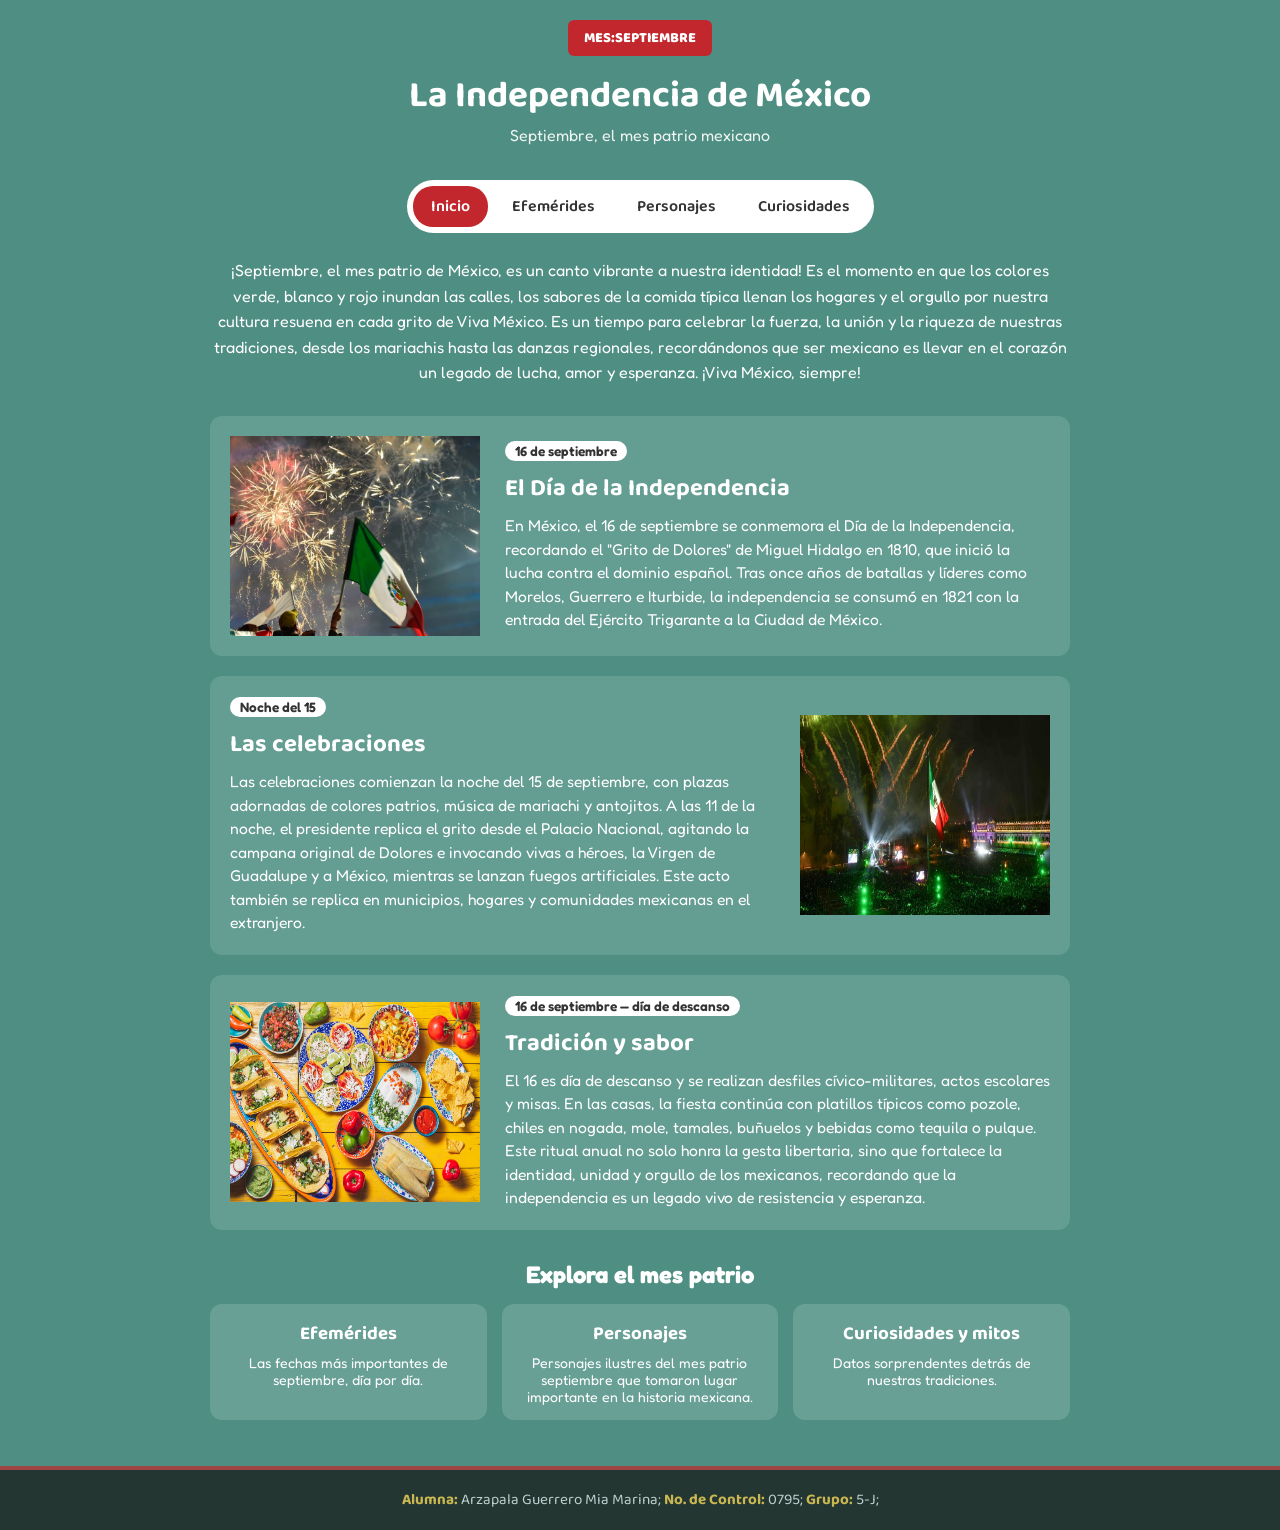
<file: index.html>
<!DOCTYPE html>
<!-- DEFINE EL DOCUMENTO COMO HTML-->
<html lang="es">
  <!-- DEFINE EL idioma principal (español)-->
<head>
  <!-- DEFINE EL encabezado-->
  <meta charset="UTF-8">
  <!-- DEFINE los caracteres-->
  <meta name="viewport" content="width=device-width, initial-scale=1.0">
  <!-- configura la escala de visualizacion de cada dispositivo-->
  <title>El Mes Patrio | Inicio</title>
  <!-- define titulo que se muestra en la pestaña-->
  <link rel="stylesheet" href="styles.css">
  <!-- conecta el css externo para el diseño-->
</head>
  <!-- termina el encabezado-->
<body class="tema-inicio">
  <!-- inicia el contenido con el estilo de css(tema-inicio)-->
  <header class="encabezado">
    <!-- inicia el encabezado con el estilo del css (encabezado)-->
    <div class="cinta-mes">MES:<span>SEPTIEMBRE</span></div>
    <!-- INICIA un estilo y agrupa una decoracion que resalta la palabra SEPTIEMBRE -->
    <h1>La Independencia de México</h1>
    <!-- titulo-->
    <p class="subtitulo">Septiembre, el mes patrio mexicano</p>
    <!-- con el estilo de css (subtitulo) resalta la oracion-->
  </header>
<!-- cierra el encabezado-->
  <nav class="menu-principal">
    <!-- Define el area de los enlaces de la barra de navegacion-->
    <div class="menu-pill">
      <!-- contenedor estilizado de forma de pastilla-->
      <a href="index.html" class="activo">Inicio</a>
      <a href="efemerides.html">Efemérides</a>
      <a href="personajes.html">Personajes</a>
      <a href="curiosidades.html">Curiosidades</a>
    </div>
    <!-- cierra contenedor-->
  </nav>
<!-- cierra barra de navegacion-->
  <main>
    <!-- marca el bloque central del contenido-->
    <section class="hero">
      <!-- efecto de impacto visual-->
      <div class="bandera-franjas">
        <!-- agrupa diseño del css-->
        <span class="franja-verde"></span><span class="franja-blanca"></span><span class="franja-roja"></span>
        <!-- inicia cadda franja de un colorr-->
      </div>
      <p>
        <!-- inicia parrafo-->
        ¡Septiembre, el mes patrio de México, es un canto vibrante a nuestra identidad! Es el momento en que
        los colores verde, blanco y rojo inundan las calles, los sabores de la comida típica llenan los hogares
        y el orgullo por nuestra cultura resuena en cada grito de Viva México. Es un tiempo para celebrar la
        fuerza, la unión y la riqueza de nuestras tradiciones, desde los mariachis hasta las danzas regionales,
        recordándonos que ser mexicano es llevar en el corazón un legado de lucha, amor y esperanza.
        ¡Viva México, siempre!
      </p>
      <div class="papel-picado">
        <!-- agrupa-->
        <span></span><span></span><span></span><span></span><span></span><span></span><span></span><span></span>
        <!-- etiwuetas vacias para generar ese efecto visual-->
      </div>
    </section>
    <!-- cierra el hero-->
<!-- inicia un elemento decorativo del css llamado (bloque)-->
    <section class="bloque">
      <img src="img/independencia.png" width="250" height="200">
      <!-- coloca la imagen de la carpeta en ciertas medidas-->
      <div class="bloque-texto">
        <!-- agrupa el texto al primer bloque-->
        <span class="fecha-etiqueta">16 de septiembre</span>
        <!-- inicia un elemento decorativo css para la fecha del bloque-->
        <h2>El Día de la Independencia</h2>
        <!-- titulo-->
        <p>
          En México, el 16 de septiembre se conmemora el Día de la Independencia, recordando el
          "Grito de Dolores" de Miguel Hidalgo en 1810, que inició la lucha contra el dominio español.
          Tras once años de batallas y líderes como Morelos, Guerrero e Iturbide, la independencia se
          consumó en 1821 con la entrada del Ejército Trigarante a la Ciudad de México.
        </p>
      </div>
    </section>
<!-- se cierra el primer bloque-->
    <section class="bloque invertido">
      <!-- se inicia el css de bloque invertido-->
      <img src="img/noche15.png" width="250" height="200">
      <!-- pone una imagen de ciertas medidas-->
      <div class="bloque-texto">
        <!-- agrupa el texto al bloque-->
        <span class="fecha-etiqueta">Noche del 15</span>
        <!-- inicia el css de fecha para escribir la fecha-->
        <h2>Las celebraciones</h2>
        <!-- titulo-->
        <p>
          Las celebraciones comienzan la noche del 15 de septiembre, con plazas adornadas de colores
          patrios, música de mariachi y antojitos. A las 11 de la noche, el presidente replica el grito
          desde el Palacio Nacional, agitando la campana original de Dolores e invocando vivas a héroes,
          la Virgen de Guadalupe y a México, mientras se lanzan fuegos artificiales. Este acto también
          se replica en municipios, hogares y comunidades mexicanas en el extranjero.
        </p>
      </div>
    </section>
    <!-- se cierra el segundo bloque-->

    <section class="bloque">
      <!-- inicia el css de bloque-->
      <img src="img/comida.png" width="250" height="200">
      <!-- pone una imagen a ciertas medidas-->
      <div class="bloque-texto">
        <!-- agrupa el texto al bloque-->
        <span class="fecha-etiqueta">16 de septiembre — día de descanso</span>
        <!-- inicia un elemento visual css para escribir ese texto-->
        <h2>Tradición y sabor</h2>
        <!-- titulo-->
        <p>
          El 16 es día de descanso y se realizan desfiles cívico-militares, actos escolares y misas.
          En las casas, la fiesta continúa con platillos típicos como pozole, chiles en nogada, mole,
          tamales, buñuelos y bebidas como tequila o pulque. Este ritual anual no solo honra la gesta
          libertaria, sino que fortalece la identidad, unidad y orgullo de los mexicanos, recordando
          que la independencia es un legado vivo de resistencia y esperanza.
        </p>
      </div>
    </section>
    <!-- cierra el bloque 3-->
    <section>
      <div class="titulo-seccion">
        <!-- agrupa el titulo css-->
        <h2>Explora el mes patrio</h2>
        <!-- titulo-->
      </div>
      <div class="tarjetas-mini">
        <!-- agrupa las tarjetas del css (ordena)-->
        <div class="tarjeta-mini">
          <!-- que la primera tarjeta sea correspondiente al primer tema efemerides-->
          <h3>Efemérides</h3>
          <p>Las fechas más importantes de septiembre, día por día.</p>
        </div>
        <div class="tarjeta-mini">
          <!-- agrupa el texto a la tarjeta-->
          <h3>Personajes</h3>
          <p>Personajes ilustres del mes patrio septiembre que tomaron lugar importante en la historia mexicana.</p>
        </div>
        <div class="tarjeta-mini">
          <!-- agrupa el texto a la tarjeta-->
          <h3>Curiosidades y mitos</h3>
          <p>Datos sorprendentes detrás de nuestras tradiciones.</p>
        </div>
      </div>
    </section>
  </main>
<!-- cierra la seccion principal-->
  <footer class="pie-pagina">
    <!-- inicia el pie de pagina con el elemento decorativo css-->
    <div class="datos-alumno">
      <!-- agrupa (ordena) los elementos escritos-->
      <strong>Alumna:</strong> Arzapala Guerrero Mia Marina;
      <!-- strong resalta (en negrita)-->
      <strong>No. de Control:</strong> 0795;
      <strong>Grupo:</strong> 5-J;
    </div>
  </footer>
  <!-- cierra el pie de pagina-->
</body>
  <!-- cierra el body-->
</html>
<!-- cierra htmnl-->
</file>
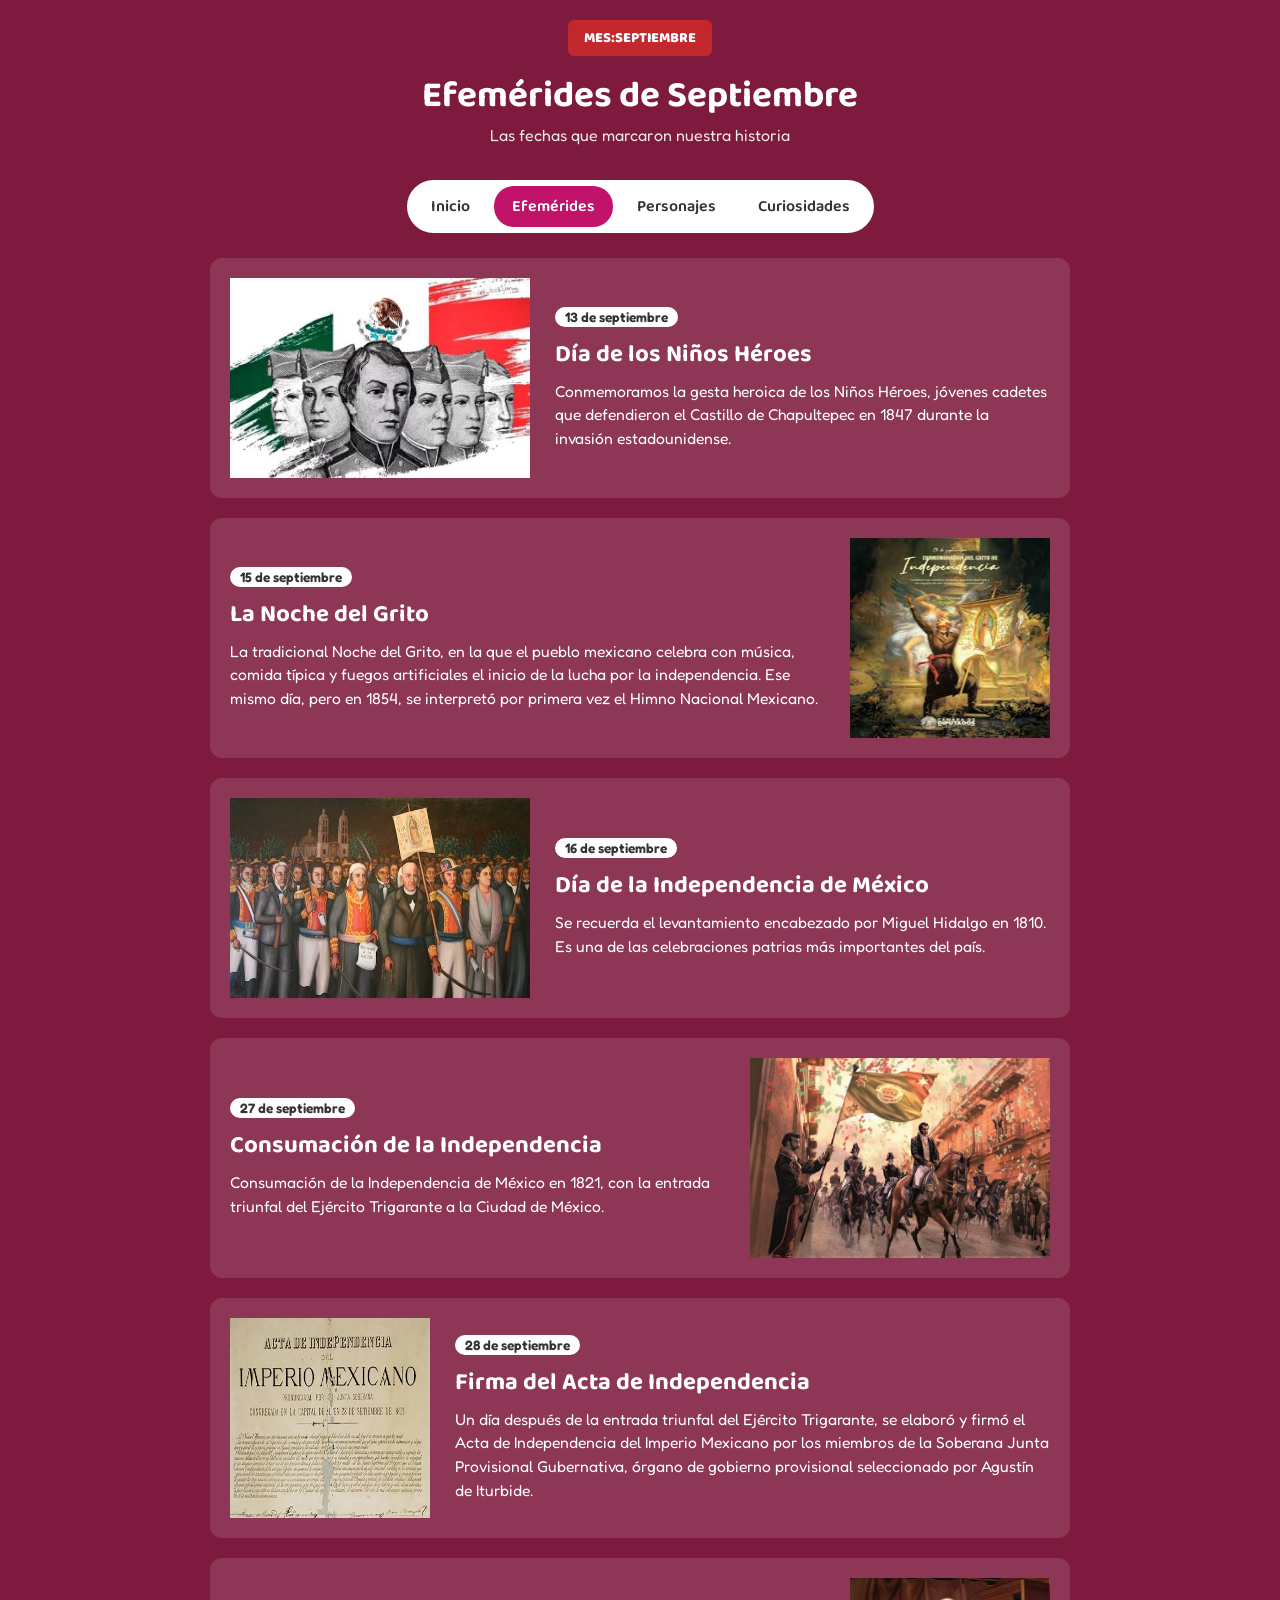
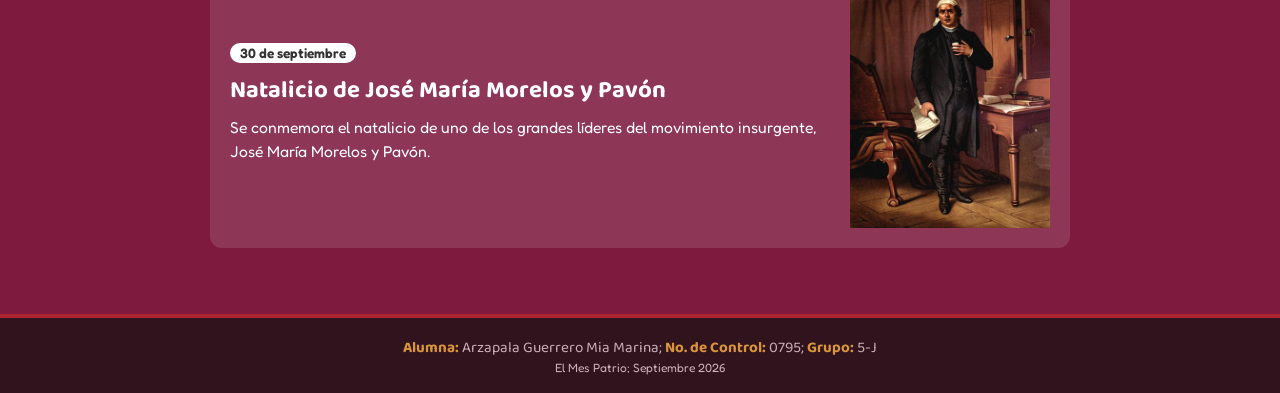
<file: efemerides.html>
<!DOCTYPE html>
<html lang="es">
<head>
  <meta charset="UTF-8">
  <meta name="viewport" content="width=device-width, initial-scale=1.0">
  <title>El Mes Patrio | Efemérides</title>
  <link rel="stylesheet" href="styles.css">
</head>
<body class="tema-efemerides">

  <header class="encabezado">
    <div class="cinta-mes">MES:<span>SEPTIEMBRE</span></div>
    <h1>Efemérides de Septiembre</h1>
    <p class="subtitulo">Las fechas que marcaron nuestra historia</p>
  </header>

  <nav class="menu-principal">
    <div class="menu-pill">
      <a href="index.html">Inicio</a>
      <a href="efemerides.html" class="activo">Efemérides</a>
      <a href="personajes.html">Personajes</a>
      <a href="curiosidades.html">Curiosidades</a>
    </div>
  </nav>

  <main>
    <section class="bloque">
      <img src="img/13sep.png" width="300" height="200">
      <div class="bloque-texto">
        <span class="fecha-etiqueta">13 de septiembre</span>
        <h2>Día de los Niños Héroes</h2>
        <p>
          Conmemoramos la gesta heroica de los Niños Héroes, jóvenes cadetes que defendieron el
          Castillo de Chapultepec en 1847 durante la invasión estadounidense.
        </p>
      </div>
    </section>

    <section class="bloque invertido">
      <img src="img/15sep.png" width="200" height="200">
      <div class="bloque-texto">
        <span class="fecha-etiqueta">15 de septiembre</span>
        <h2>La Noche del Grito</h2>
        <p>
          La tradicional Noche del Grito, en la que el pueblo mexicano celebra con música, comida
          típica y fuegos artificiales el inicio de la lucha por la independencia. Ese mismo día,
          pero en 1854, se interpretó por primera vez el Himno Nacional Mexicano.
        </p>
      </div>
    </section>

    <section class="bloque">
      <img src="img/16sep.png" width="300" height="200">
      <div class="bloque-texto">
        <span class="fecha-etiqueta">16 de septiembre</span>
        <h2>Día de la Independencia de México</h2>
        <p>
          Se recuerda el levantamiento encabezado por Miguel Hidalgo en 1810. Es una de las
          celebraciones patrias más importantes del país.
        </p>
      </div>
    </section>

    <section class="bloque invertido">
      <img src="img/27sep.png" width="300" height="200">
      <div class="bloque-texto">
        <span class="fecha-etiqueta">27 de septiembre</span>
        <h2>Consumación de la Independencia</h2>
        <p>
          Consumación de la Independencia de México en 1821, con la entrada triunfal del Ejército
          Trigarante a la Ciudad de México.
        </p>
      </div>
    </section>

    <section class="bloque">
      <img src="img/28sep2.png" width="200" height="200">
      <div class="bloque-texto">
        <span class="fecha-etiqueta">28 de septiembre</span>
        <h2>Firma del Acta de Independencia</h2>
        <p>
          Un día después de la entrada triunfal del Ejército Trigarante, se elaboró y firmó el Acta
          de Independencia del Imperio Mexicano por los miembros de la Soberana Junta Provisional
          Gubernativa, órgano de gobierno provisional seleccionado por Agustín de Iturbide.
        </p>
      </div>
    </section>

    <section class="bloque invertido">
      <img src="img/30sep.png" width="200" height="250">
      <div class="bloque-texto">
        <span class="fecha-etiqueta">30 de septiembre</span>
        <h2>Natalicio de José María Morelos y Pavón</h2>
        <p>
          Se conmemora el natalicio de uno de los grandes líderes del movimiento insurgente,
          José María Morelos y Pavón.
        </p>
      </div>
    </section>
  </main>

  <footer class="pie-pagina">
    <div class="datos-alumno">
      <strong>Alumna:</strong> Arzapala Guerrero Mia Marina;
      <strong>No. de Control:</strong> 0795;
      <strong>Grupo:</strong> 5-J
    </div>
    <div class="creditos">El Mes Patrio; Septiembre 2026</div>
  </footer>

</body>
</html>
</file>
<file: styles.css>
@import url('https://fonts.googleapis.com/css2?family=Fredoka:wght@400;600&family=Baloo+2:wght@600;800&display=swap');

* {
  margin: 0;
  padding: 0;
  box-sizing: border-box;
}

body {
  font-family: 'Fredoka', sans-serif;
  color: #ffffff;
  background-color: #4f8f83;
  min-height: 100vh;
}

/* ---------- Temas de fondo ---------- */
body.tema-inicio      { background-color: #4f8f83; }
body.tema-efemerides  { background-color: #7d1a3d; }
body.tema-personajes  { background-color: #d9822b; }
body.tema-curiosidades { background-color: #22c98f; color: #1a1a1a; }

/* ---------- Encabezado ---------- */
header.encabezado {
  padding: 20px;
  text-align: center;
}

.cinta-mes {
  display: inline-block;
  background: #c1272d;
  color: #fff;
  font-family: 'Baloo 2', sans-serif;
  font-weight: 800;
  padding: 6px 16px;
  border-radius: 6px;
  margin-bottom: 10px;
  font-size: 0.9rem;
}

header.encabezado h1 {
  font-family: 'Baloo 2', sans-serif;
  font-size: 2.3rem;
}

header.encabezado p.subtitulo {
  font-size: 1rem;
  opacity: 0.9;
}

/* ---------- Navegación ---------- */
nav.menu-principal {
  display: flex;
  justify-content: center;
  margin: 15px 0 25px;
}

.menu-pill {
  background: #ffffff;
  border-radius: 30px;
  padding: 6px;
  display: flex;
  gap: 6px;
  flex-wrap: wrap;
  justify-content: center;
}

.menu-pill a {
  text-decoration: none;
  color: #333;
  font-family: 'Baloo 2', sans-serif;
  font-weight: 600;
  padding: 8px 18px;
  border-radius: 20px;
}

.menu-pill a:hover {
  background: #eee;
}

.tema-inicio .menu-pill a.activo       { background: #c1272d; color: #fff; }
.tema-efemerides .menu-pill a.activo   { background: #c1136a; color: #fff; }
.tema-personajes .menu-pill a.activo   { background: #1b4332; color: #fff; }
.tema-curiosidades .menu-pill a.activo { background: #148f63; color: #fff; }

/* ---------- Estructura Principal ---------- */
main {
  max-width: 900px;
  margin: 0 auto;
  padding: 0 20px 40px;
}

/* Bloques de contenido */
.bloque {
  display: flex;
  align-items: center;
  gap: 25px;
  background: rgba(255, 255, 255, 0.12);
  border-radius: 12px;
  padding: 20px;
  margin-bottom: 20px;
}

.tema-curiosidades .bloque {
  background: rgba(255, 255, 255, 0.6);
}

.bloque.invertido {
  flex-direction: row-reverse;
}

/* Contenedor e imágenes */
.bloque-icono {
  flex: 0 0 140px;
  display: flex;
  justify-content: center;
  align-items: center;
}

.imagen-bloque {
  width: 100%;
  max-width: 130px;
  height: 130px;
  object-fit: cover;
  border-radius: 10px;
}

.bloque-texto {
  flex: 1;
}

.bloque h2 {
  font-family: 'Baloo 2', sans-serif;
  font-size: 1.5rem;
  margin-bottom: 6px;
}

.bloque .fecha-etiqueta {
  display: inline-block;
  font-weight: 600;
  background: #ffffff;
  color: #333;
  padding: 2px 10px;
  border-radius: 12px;
  font-size: 0.85rem;
  margin-bottom: 8px;
}

.bloque p {
  line-height: 1.5;
  font-size: 0.98rem;
}

/* ---------- Inicio (Hero & Tarjetas) ---------- */
.hero {
  text-align: center;
  margin-bottom: 30px;
}

.hero p {
  line-height: 1.6;
  font-size: 1rem;
}

.titulo-seccion {
  text-align: center;
  margin: 30px 0 15px;
}

.tarjetas-mini {
  display: grid;
  grid-template-columns: repeat(auto-fit, minmax(200px, 1fr));
  gap: 15px;
}

.tarjeta-mini {
  background: rgba(255, 255, 255, 0.15);
  border-radius: 12px;
  padding: 15px;
  text-align: center;
}

.imagen-tarjeta {
  width: 50px;
  height: 50px;
  object-fit: contain;
  margin-bottom: 8px;
}

.tarjeta-mini h3 {
  font-family: 'Baloo 2', sans-serif;
  margin-bottom: 5px;
}

.tarjeta-mini p {
  font-size: 0.88rem;
}

/* ---------- Footer ---------- */
footer.pie-pagina {
  background: #111;
  color: #eee;
  text-align: center;
  padding: 18px 20px;
  border-top: 4px solid #c1272d;
}

footer.pie-pagina .datos-alumno {
  font-family: 'Baloo 2', sans-serif;
  font-size: 0.95rem;
}

footer.pie-pagina .datos-alumno strong {
  color: #ffc93c;
}

footer.pie-pagina {
  margin-top: 6px;
  font-size: 0.75rem;
  opacity: 0.7;
}

  .bloque-icono {
    flex: initial;
  }
}
</file>
